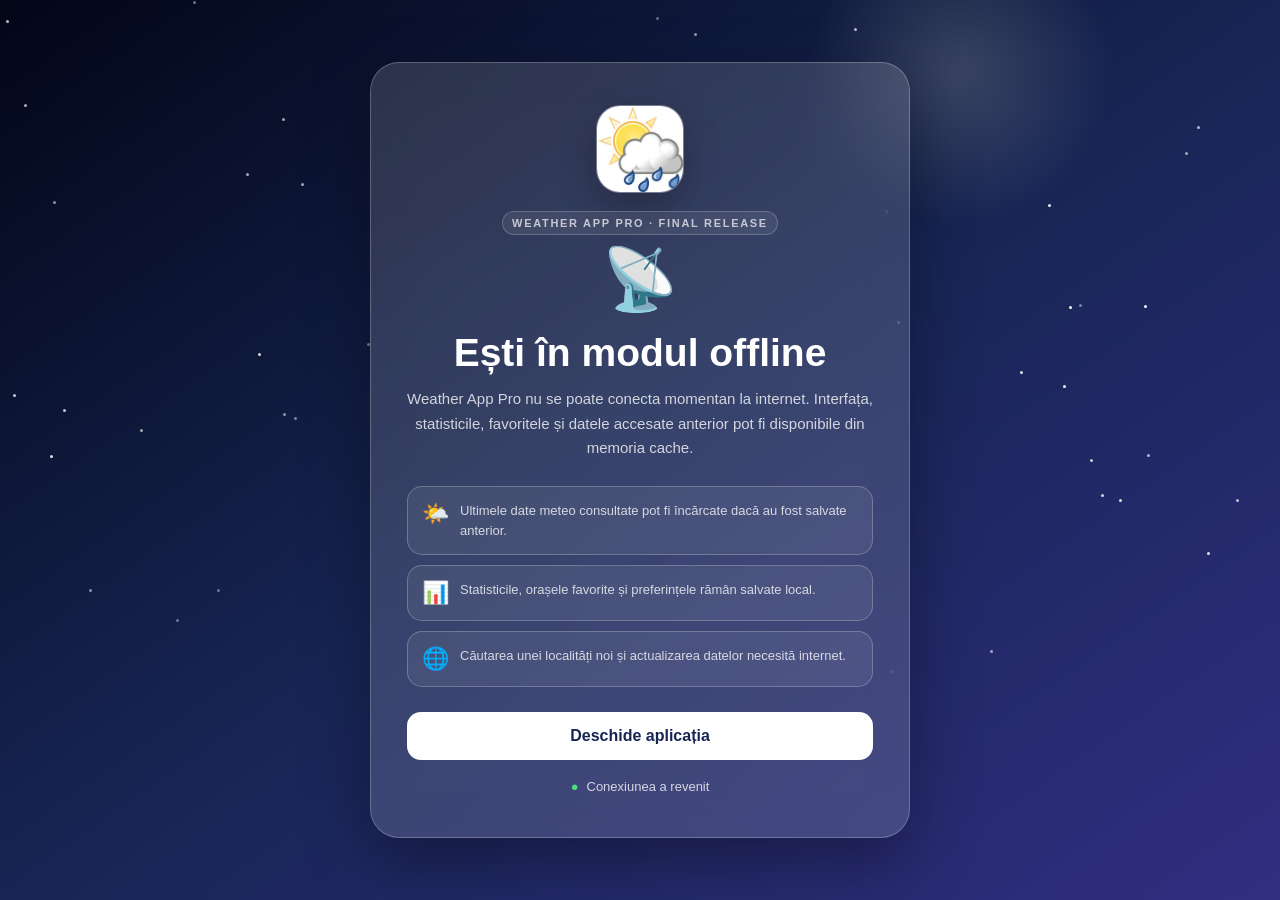
<file: offline.html>
<!DOCTYPE html>
<html lang="ro">
<head>
  <meta charset="UTF-8" />

  <meta
    name="viewport"
    content="width=device-width, initial-scale=1.0"
  />

  <meta
    name="theme-color"
    content="#172554"
  />

  <meta
    name="mobile-web-app-capable"
    content="yes"
  />

  <meta
    name="apple-mobile-web-app-capable"
    content="yes"
  />

  <meta
    name="apple-mobile-web-app-status-bar-style"
    content="black-translucent"
  />

  <title>
    Weather App Pro — Offline
  </title>

  <link
    rel="icon"
    type="image/png"
    sizes="192x192"
    href="./icons/icon-192.png"
  />

  <link
    rel="apple-touch-icon"
    href="./icons/icon-192.png"
  />

  <style>
    * {
      box-sizing: border-box;
      margin: 0;
      padding: 0;
    }

    :root {
      --text: #ffffff;
      --muted: rgba(255, 255, 255, 0.78);
      --glass: rgba(255, 255, 255, 0.14);
      --border: rgba(255, 255, 255, 0.23);
    }

    body {
      min-height: 100vh;

      display: flex;
      justify-content: center;
      align-items: center;

      padding: 22px;

      overflow: hidden;

      font-family:
        Arial,
        Helvetica,
        sans-serif;

      color: var(--text);

      background:
        radial-gradient(
          circle at 75% 8%,
          rgba(255, 255, 220, 0.16),
          transparent 12%
        ),
        linear-gradient(
          145deg,
          #020617,
          #172554,
          #312e81
        );
    }

    .background {
      position: fixed;
      inset: 0;
      z-index: 0;

      overflow: hidden;

      pointer-events: none;
    }

    .star {
      position: absolute;

      width: 3px;
      height: 3px;

      border-radius: 50%;

      background: #ffffff;

      animation:
        twinkle
        2.5s ease-in-out infinite;
    }

    .cloud {
      position: absolute;
      left: -250px;

      color:
        rgba(255, 255, 255, 0.1);

      font-size: 150px;

      animation:
        moveCloud
        30s linear infinite;
    }

    .cloud-one {
      top: 8%;
    }

    .cloud-two {
      bottom: 8%;

      font-size: 210px;

      animation-duration: 42s;
      animation-delay: -18s;
    }

    .offline-card {
      position: relative;
      z-index: 2;

      width: 100%;
      max-width: 540px;

      padding: 42px 36px;

      border: 1px solid var(--border);
      border-radius: 29px;

      background: var(--glass);

      box-shadow:
        0 24px 65px
        rgba(0, 0, 0, 0.34);

      backdrop-filter: blur(20px);

      text-align: center;

      animation:
        cardAppear
        0.7s ease;
    }

    .app-icon {
      width: 88px;
      height: 88px;

      margin: 0 auto 18px;

      overflow: hidden;

      border: 1px solid var(--border);
      border-radius: 24px;

      background:
        rgba(255, 255, 255, 0.14);

      box-shadow:
        0 14px 35px
        rgba(0, 0, 0, 0.25);
    }

    .app-icon img {
      width: 100%;
      height: 100%;

      object-fit: cover;
    }

    .offline-symbol {
      margin-bottom: 16px;

      font-size: 61px;

      animation:
        floating
        3s ease-in-out infinite;
    }

    .version-label {
      display: inline-block;

      margin-bottom: 8px;
      padding: 5px 9px;

      border:
        1px solid
        rgba(255, 255, 255, 0.2);

      border-radius: 999px;

      color:
        rgba(255, 255, 255, 0.7);

      background:
        rgba(255, 255, 255, 0.08);

      font-size: 11px;
      font-weight: 900;
      letter-spacing: 1.7px;
    }

    h1 {
      margin-bottom: 12px;

      font-size:
        clamp(
          28px,
          7vw,
          39px
        );
    }

    .description {
      margin-bottom: 25px;

      color: var(--muted);

      font-size: 15px;
      line-height: 1.65;
    }

    .offline-information {
      display: grid;
      gap: 10px;

      margin-bottom: 25px;

      text-align: left;
    }

    .information-item {
      display: flex;
      align-items: flex-start;
      gap: 11px;

      padding: 14px;

      border: 1px solid var(--border);
      border-radius: 15px;

      background:
        rgba(255, 255, 255, 0.07);
    }

    .information-item span {
      flex-shrink: 0;

      font-size: 22px;
    }

    .information-item p {
      color: var(--muted);

      font-size: 13px;
      line-height: 1.5;
    }

    .retry-button {
      width: 100%;

      padding: 15px 20px;

      border: none;
      border-radius: 14px;

      color: #172554;
      background: #ffffff;

      font-size: 16px;
      font-weight: bold;

      cursor: pointer;

      transition:
        transform 0.2s ease,
        box-shadow 0.2s ease;
    }

    .retry-button:hover {
      transform: translateY(-3px);

      box-shadow:
        0 14px 28px
        rgba(0, 0, 0, 0.25);
    }

    .connection-status {
      display: inline-flex;
      align-items: center;
      gap: 8px;

      margin-top: 19px;

      color: var(--muted);

      font-size: 13px;
    }

    .connection-dot {
      color: #fb923c;
    }

    .connection-status.online
    .connection-dot {
      color: #4ade80;
    }

    @keyframes cardAppear {
      from {
        opacity: 0;

        transform:
          translateY(30px)
          scale(0.97);
      }

      to {
        opacity: 1;

        transform:
          translateY(0)
          scale(1);
      }
    }

    @keyframes floating {
      0%,
      100% {
        transform: translateY(0);
      }

      50% {
        transform: translateY(-8px);
      }
    }

    @keyframes moveCloud {
      to {
        transform:
          translateX(
            calc(100vw + 550px)
          );
      }
    }

    @keyframes twinkle {
      50% {
        opacity: 0.2;

        transform: scale(0.6);
      }
    }

    @media (max-width: 520px) {
      .offline-card {
        padding: 32px 21px;
      }

      .app-icon {
        width: 74px;
        height: 74px;
      }

      .offline-symbol {
        font-size: 52px;
      }
    }

    @media (prefers-reduced-motion: reduce) {
      *,
      *::before,
      *::after {
        animation: none !important;
        transition: none !important;
      }
    }
  </style>
</head>

<body>
  <div
    id="background"
    class="background"
    aria-hidden="true"
  >
    <div class="cloud cloud-one">
      ☁
    </div>

    <div class="cloud cloud-two">
      ☁
    </div>
  </div>

  <main class="offline-card">
    <div class="app-icon">
      <img
        src="./icons/icon-192.png"
        alt="Weather App Pro"
      />
    </div>

    <span class="version-label">
      WEATHER APP PRO · FINAL RELEASE
    </span>

    <div
      class="offline-symbol"
      aria-hidden="true"
    >
      📡
    </div>

    <h1>
      Ești în modul offline
    </h1>

    <p class="description">
      Weather App Pro nu se poate conecta momentan
      la internet. Interfața, statisticile,
      favoritele și datele accesate anterior pot
      fi disponibile din memoria cache.
    </p>

    <div class="offline-information">
      <div class="information-item">
        <span aria-hidden="true">
          🌤️
        </span>

        <p>
          Ultimele date meteo consultate pot fi
          încărcate dacă au fost salvate anterior.
        </p>
      </div>

      <div class="information-item">
        <span aria-hidden="true">
          📊
        </span>

        <p>
          Statisticile, orașele favorite și
          preferințele rămân salvate local.
        </p>
      </div>

      <div class="information-item">
        <span aria-hidden="true">
          🌐
        </span>

        <p>
          Căutarea unei localități noi și
          actualizarea datelor necesită internet.
        </p>
      </div>
    </div>

    <button
      id="retry-button"
      class="retry-button"
      type="button"
    >
      ↻ Încearcă din nou
    </button>

    <div
      id="connection-status"
      class="connection-status"
      role="status"
      aria-live="polite"
    >
      <span class="connection-dot">
        ●
      </span>

      <span id="connection-text">
        Fără conexiune la internet
      </span>
    </div>
  </main>

  <script>
    const retryButton =
      document.getElementById(
        "retry-button"
      );

    const connectionStatus =
      document.getElementById(
        "connection-status"
      );

    const connectionText =
      document.getElementById(
        "connection-text"
      );

    const background =
      document.getElementById(
        "background"
      );


    function createStars() {
      for (
        let index = 0;
        index < 50;
        index += 1
      ) {
        const star =
          document.createElement(
            "span"
          );

        star.className =
          "star";

        star.style.left =
          `${Math.random() * 100}%`;

        star.style.top =
          `${Math.random() * 75}%`;

        star.style.animationDelay =
          `${Math.random() * 3}s`;

        star.style.opacity =
          `${
            0.3 +
            Math.random() * 0.7
          }`;

        background.appendChild(
          star
        );
      }
    }


    function updateConnectionStatus() {
      const online =
        navigator.onLine;

      connectionStatus.classList.toggle(
        "online",
        online
      );

      connectionText.textContent =
        online
          ? "Conexiunea a revenit"
          : "Fără conexiune la internet";

      retryButton.textContent =
        online
          ? "Deschide aplicația"
          : "↻ Încearcă din nou";
    }


    retryButton.addEventListener(
      "click",
      function () {
        window.location.href =
          "./index.html";
      }
    );


    window.addEventListener(
      "online",
      function () {
        updateConnectionStatus();

        window.setTimeout(
          function () {
            window.location.href =
              "./index.html";
          },
          900
        );
      }
    );


    window.addEventListener(
      "offline",
      updateConnectionStatus
    );


    createStars();

    updateConnectionStatus();
  </script>
</body>
</html>
</file>
